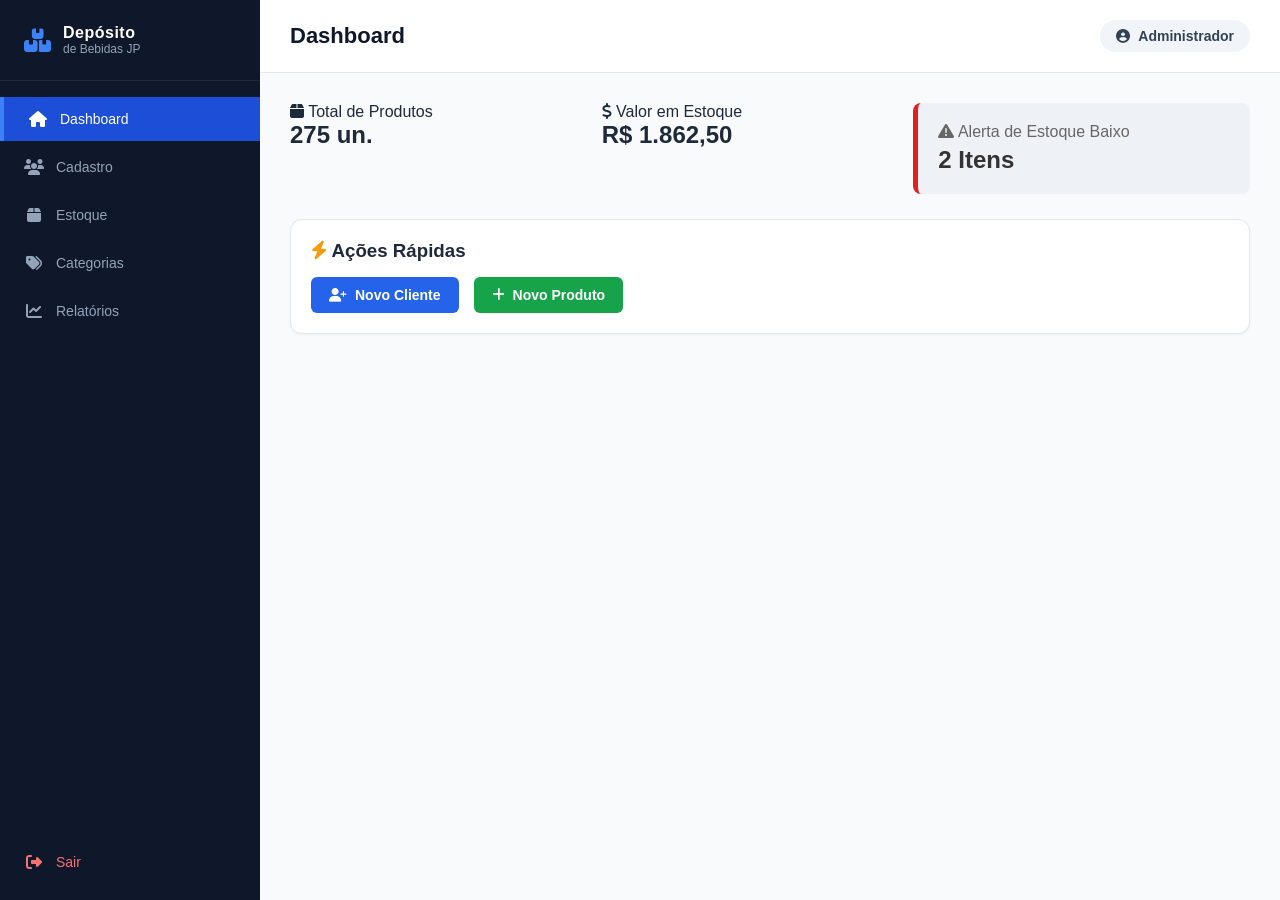
<file: index.html>
<!DOCTYPE html>
<html lang="pt-BR">
<head>
    <meta charset="UTF-8">
    <meta name="viewport" content="width=device-width, initial-scale=1.0">
    <title>Dashboard - Depósito de Bebidas JP</title>
    <link rel="stylesheet" href="style.css">
    <link rel="stylesheet" href="https://cdnjs.cloudflare.com/ajax/libs/font-awesome/6.4.0/css/all.min.css">
</head>
<body>
    <div class="dashboard-container active-view">
        <aside class="sidebar">
            <div class="brand">
                <i class="fa-solid fa-boxes-stacked brand-icon"></i>
                <div class="brand-text">
                    <h3>Depósito</h3>
                    <p>de Bebidas JP</p>
                </div>
            </div>
            <nav class="sidebar-menu">
                <a class="menu-item active" href="index.html"><i class="fa-solid fa-house"></i> Dashboard</a>
                <a class="menu-item" href="clientes.html"><i class="fa-solid fa-users"></i> Cadastro</a>
                <a class="menu-item" href="estoque.html"><i class="fa-solid fa-box"></i> Estoque</a>
                <a class="menu-item" href="categorias.html"><i class="fa-solid fa-tags"></i> Categorias</a>
                <a class="menu-item" href="relatorios.html"><i class="fa-solid fa-chart-line"></i> Relatórios</a>
                <a class="menu-item logout" onclick="handleLogout()"><i class="fa-solid fa-right-from-bracket"></i> Sair</a>
            </nav>
        </aside>

        <main class="main-content">
            <header class="main-header">
                <h1 id="page-title">Dashboard</h1>
                <div class="user-dropdown">
                    <i class="fa-solid fa-circle-user user-icon"></i>
                    <span>Administrador</span>
                </div>
            </header>

            <div id="view-dashboard" class="app-view active-view">
                <div class="summary-cards" style="margin-bottom: 25px; display: flex; gap: 20px;">
                    <div class="summary-card blue-card" style="flex: 1;">
                        <p><i class="fa-solid fa-box"></i> Total de Produtos</p>
                        <h2 id="dash-total-qtd">0 un.</h2>
                    </div>
                    <div class="summary-card green-card" style="flex: 1;">
                        <p><i class="fa-solid fa-dollar-sign"></i> Valor em Estoque</p>
                        <h2 id="dash-total-valor">R$ 0,00</h2>
                    </div>
                    <div class="summary-card" id="dash-alerta-card" style="flex: 1; background: #eef2f7; border-left: 5px solid #ff9800; padding: 20px; border-radius: 8px;">
                        <p style="color: #666; margin: 0;"><i class="fa-solid fa-triangle-exclamation"></i> Alerta de Estoque Baixo</p>
                        <h2 id="dash-total-alertas" style="margin: 5px 0 0 0; color: #333;">0 Itens</h2>
                    </div>
                </div>

                <div class="forms-card" style="padding: 20px;">
                    <h3><i class="fa-solid fa-bolt" style="color: #f39c12;"></i> Ações Rápidas</h3>
                    <div style="display: flex; gap: 15px; margin-top: 15px;">
                        <a href="clientes.html" class="btn btn-primary" style="text-decoration:none;"><i class="fa-solid fa-user-plus"></i> Novo Cliente</a>
                        <a href="clientes.html?aba=estoque" class="btn btn-success" style="text-decoration:none;"><i class="fa-solid fa-plus"></i> Novo Produto</a>
                    </div>
                </div>
            </div>
        </main>
    </div>
    <script src="script.js"></script>
</body>
</html>
</file>
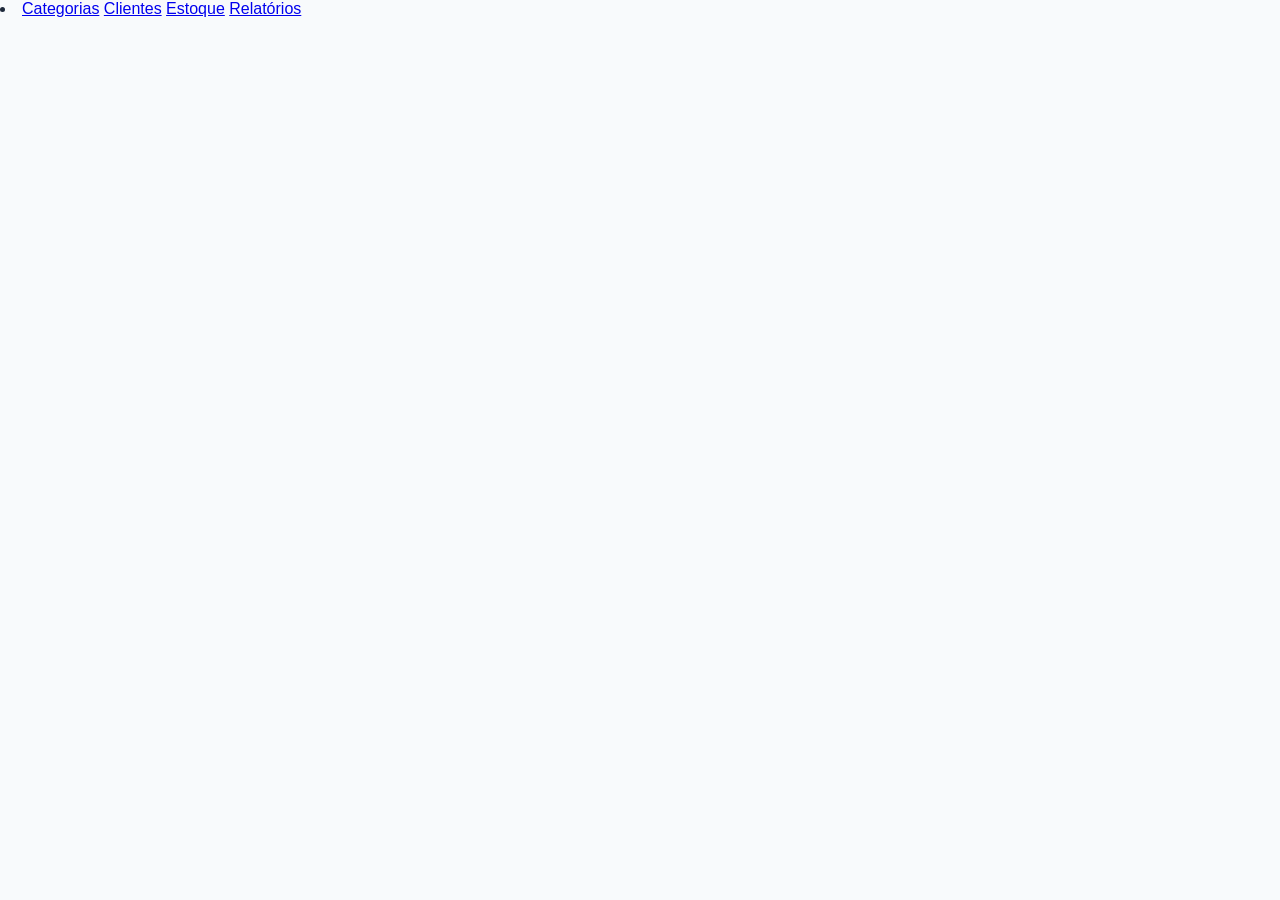
<file: bc.html>
<!DOCTYPE html>
<html lang="pt-br">
<head>
    <meta charset="UTF-8">
    <meta name="viewport" content="width=device-width, initial-scale=1.0">
    <title>Document</title>
    <link rel="stylesheet" href="style.css ">

</head>
<body>
    <li>
        <a href="categorias.html">Categorias</a>
        <a href="clientes.html">Clientes</a>
        <a href="estoque.html">Estoque</a>
        <a href="relatorios.html">Relatórios</a>
    </li>
</body>
</html>
<div>

</div>
</file>
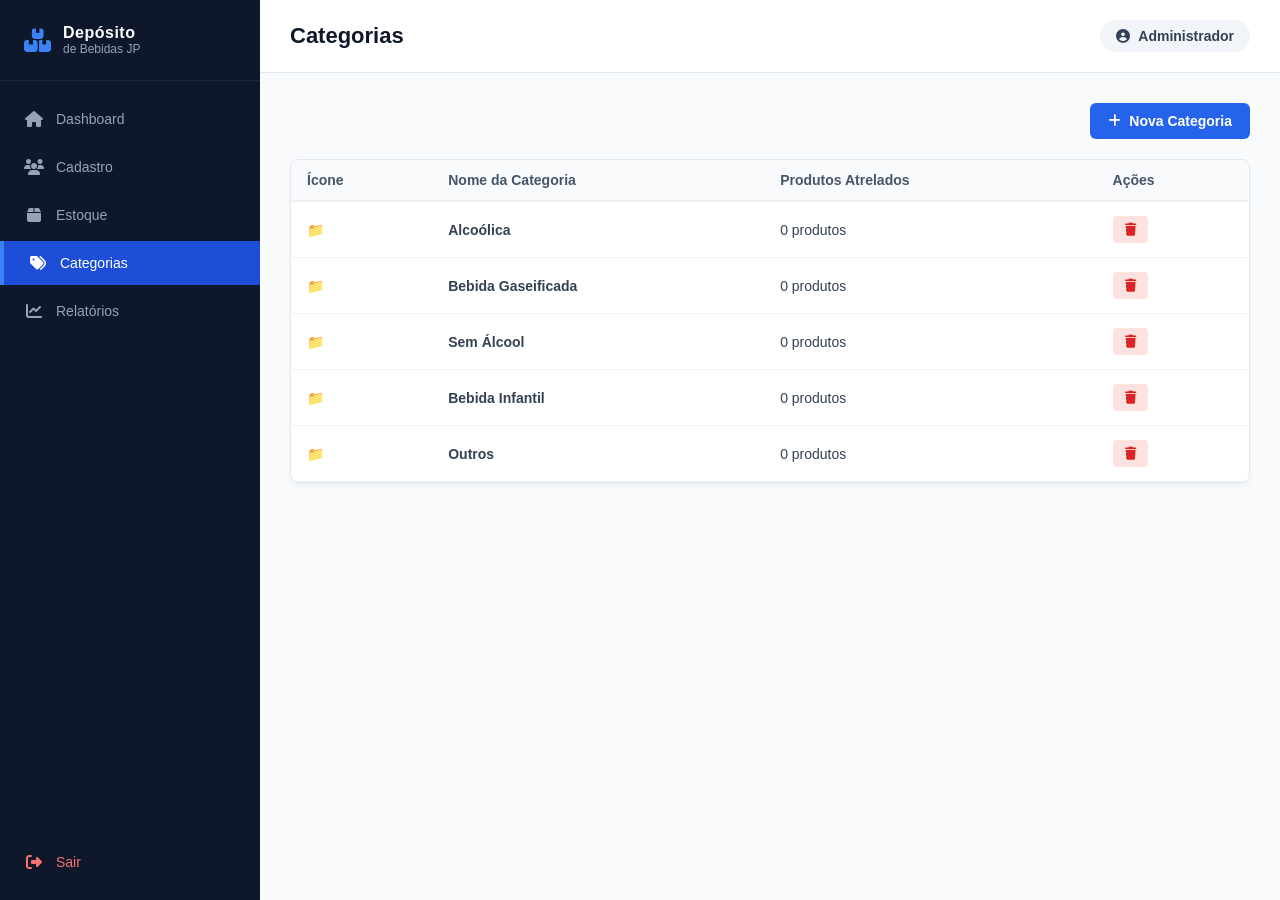
<file: categorias.html>
<!DOCTYPE html>
<html lang="pt-BR">
<head>
    <meta charset="UTF-8">
    <meta name="viewport" content="width=device-width, initial-scale=1.0">
    <title>Categorias - Depósito de Bebidas JP</title>
    <link rel="stylesheet" href="style.css">
    <link rel="stylesheet" href="https://cdnjs.cloudflare.com/ajax/libs/font-awesome/6.4.0/css/all.min.css">
</head>
<body>
    <div class="dashboard-container active-view">
        <aside class="sidebar">
            <div class="brand">
                <i class="fa-solid fa-boxes-stacked brand-icon"></i>
                <div class="brand-text">
                    <h3>Depósito</h3>
                    <p>de Bebidas JP </p>
                </div>
            </div>
            <nav class="sidebar-menu">
                <a class="menu-item" href="index.html"><i class="fa-solid fa-house"></i> Dashboard</a>
                <a class="menu-item" href="clientes.html"><i class="fa-solid fa-users"></i> Cadastro </a>
                <a class="menu-item" href="estoque.html"><i class="fa-solid fa-box"></i> Estoque </a>
                <a class="menu-item active" href="categorias.html"><i class="fa-solid fa-tags"></i> Categorias</a>
                <a class="menu-item" href="relatorios.html"><i class="fa-solid fa-chart-line"></i> Relatórios</a>
                <a class="menu-item logout" onclick="handleLogout()"><i class="fa-solid fa-right-from-bracket"></i> Sair</a>
            </nav>
        </aside>

        <main class="main-content">
            <header class="main-header">
                <h1 id="page-title">Categorias</h1>
                <div class="user-dropdown">
                    <i class="fa-solid fa-circle-user user-icon"></i>
                    <span>Administrador</span>
                </div>
            </header>

            <div id="view-categorias" class="app-view active-view">
                <div class="toolbar" style="margin-bottom: 20px; display:flex; justify-content: flex-end;">
                    <button class="btn btn-primary" onclick="adicionarCategoriaPrompt()">
                        <i class="fa-solid fa-plus"></i> Nova Categoria
                    </button>
                </div>

                <div class="table-container" style="background: #fff; border-radius: 8px; box-shadow: 0 4px 6px -1px rgba(0,0,0,0.05); overflow-x: auto; width: 100%;">
                    <table class="stock-table" style="width: 100%; border-collapse: collapse; text-align: left;">
                        <thead>
                            <tr style="background: #f8fafc; border-bottom: 2px solid #edf2f7;">
                                <th style="padding: 12px 16px; color: #475569; font-weight: 600;">Ícone</th>
                                <th style="padding: 12px 16px; color: #475569; font-weight: 600;">Nome da Categoria</th>
                                <th style="padding: 12px 16px; color: #475569; font-weight: 600;">Produtos Atrelados</th>
                                <th style="padding: 12px 16px; color: #475569; font-weight: 600;">Ações</th>
                            </tr>
                        </thead>
                        <tbody></tbody>
                    </table>
                </div>
            </div>
        </main>
    </div>
    <script src="script.js"></script>
</body>
</html>
</file>
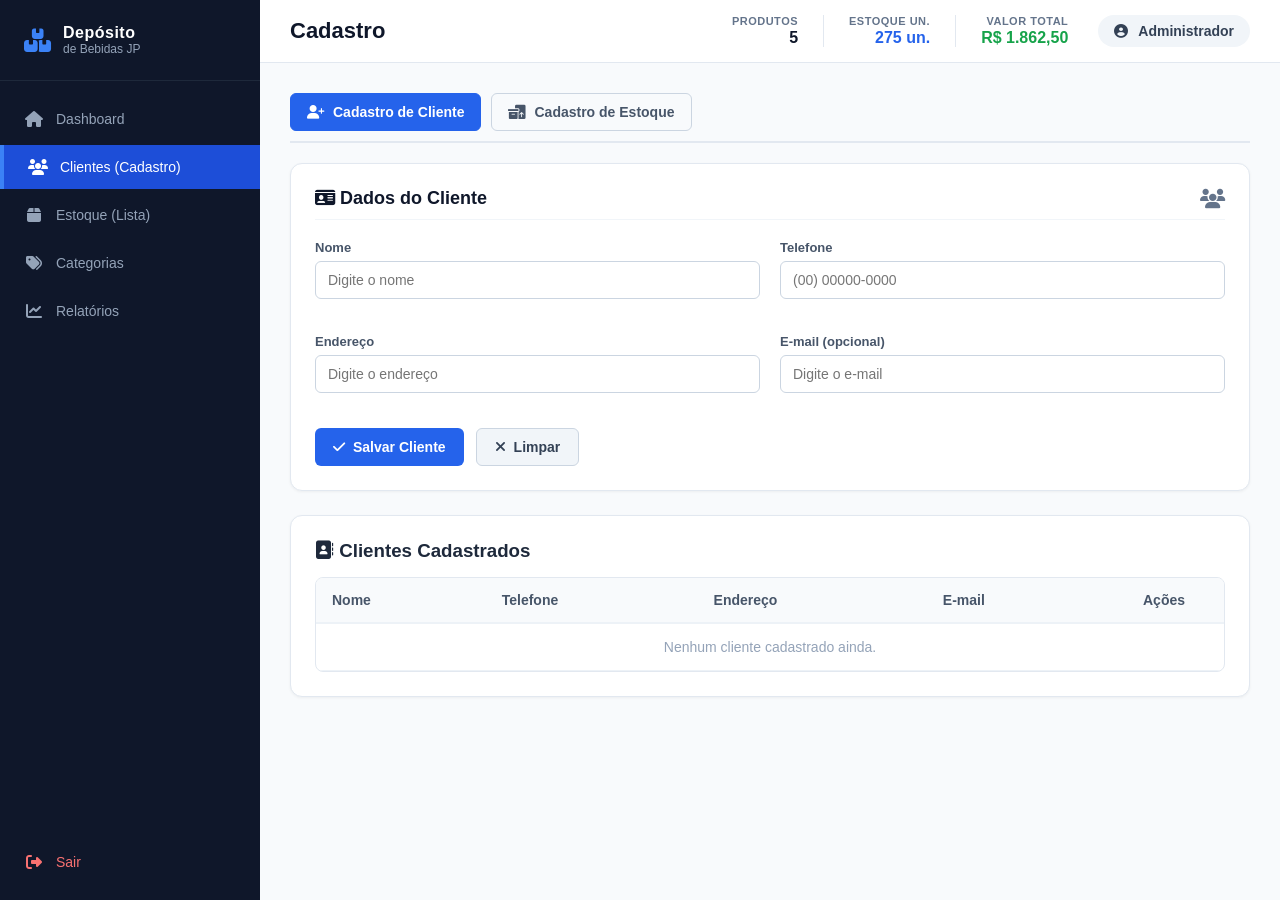
<file: clientes.html>
<!DOCTYPE html>
<html lang="pt-BR">
<head>
    <meta charset="UTF-8">
    <meta name="viewport" content="width=device-width, initial-scale=1.0">
    <title>Cadastro - Depósito de Bebidas JP</title>
    <link rel="stylesheet" href="style.css">
    <link rel="stylesheet" href="https://cdnjs.cloudflare.com/ajax/libs/font-awesome/6.4.0/css/all.min.css">
</head>
<body>
    <div class="dashboard-container active-view">
        <aside class="sidebar">
            <div class="brand">
                <i class="fa-solid fa-boxes-stacked brand-icon"></i>
                <div class="brand-text">
                    <h3>Depósito</h3>
                    <p>de Bebidas JP</p>
                </div>
            </div>
            <nav class="sidebar-menu">
                <a class="menu-item" href="index.html"><i class="fa-solid fa-house"></i> Dashboard</a>
                <a class="menu-item active" href="clientes.html"><i class="fa-solid fa-users"></i> Clientes (Cadastro)</a>
                <a class="menu-item" href="estoque.html"><i class="fa-solid fa-box"></i> Estoque (Lista)</a>
                <a class="menu-item" href="categorias.html"><i class="fa-solid fa-tags"></i> Categorias</a>
                <a class="menu-item" href="relatorios.html"><i class="fa-solid fa-chart-line"></i> Relatórios</a>
                <a class="menu-item logout" onclick="handleLogout()"><i class="fa-solid fa-right-from-bracket"></i> Sair</a>
            </nav>
        </aside>

        <main class="main-content">
            <!-- CABEÇALHO DA PÁGINA COM CONTADORES -->
            <header class="main-header" style="display: flex; justify-content: space-between; align-items: center; padding: 15px 30px; background: #fff; border-bottom: 1px solid #e2e8f0;">
                <h1 id="page-title" style="margin: 0;">Cadastro</h1>
                
                <div class="header-totals" style="display: flex; gap: 25px; align-items: center; margin-left: auto; margin-right: 30px;">
                    <div style="text-align: right;">
                        <span style="font-size: 11px; color: #64748b; font-weight: 700; text-transform: uppercase; display: block; letter-spacing: 0.5px;">Produtos</span>
                        <strong id="header-total-itens" style="color: #0f172a; font-size: 16px; font-weight: 700;">0</strong>
                    </div>
                    <div style="text-align: right; border-left: 1px solid #e2e8f0; padding-left: 25px;">
                        <span style="font-size: 11px; color: #64748b; font-weight: 700; text-transform: uppercase; display: block; letter-spacing: 0.5px;">Estoque un.</span>
                        <strong id="header-total-unidades" style="color: #2563eb; font-size: 16px; font-weight: 700;">0 un.</strong>
                    </div>
                    <div style="text-align: right; border-left: 1px solid #e2e8f0; padding-left: 25px;">
                        <span style="font-size: 11px; color: #64748b; font-weight: 700; text-transform: uppercase; display: block; letter-spacing: 0.5px;">Valor Total</span>
                        <strong id="header-total-financeiro" style="color: #16a34a; font-size: 16px; font-weight: 700;">R$ 0,00</strong>
                    </div>
                </div>

                <div class="user-dropdown" style="display: flex; align-items: center; gap: 10px;">
                    <i class="fa-solid fa-circle-user user-icon"></i>
                    <span>Administrador</span>
                </div>
            </header>

            <div id="view-cadastro" class="app-view active-view">
                <!-- NAVEGAÇÃO INTERNA ENTRE FORMULÁRIOS (ABAS) -->
                <div class="tab-navigation">
                    <button class="tab-btn active" id="tab-btn-cliente" onclick="switchFormTab('cliente')">
                        <i class="fa-solid fa-user-plus"></i> Cadastro de Cliente
                    </button>
                    <button class="tab-btn" id="tab-btn-estoque" onclick="switchFormTab('estoque')">
                        <i class="fa-solid fa-boxes-packing"></i> Cadastro de Estoque
                    </button>
                </div>

                <!-- SEÇÃO 1: CADASTRO E LISTAGEM DE CLIENTE -->
                <div class="form-section active" id="section-form-cliente">
                    <div class="forms-card">
                        <div class="section-header">
                            <h2><i class="fa-solid fa-id-card"></i> Dados do Cliente</h2>
                            <i class="fa-solid fa-users" style="color: #64748b; font-size: 20px;"></i>
                        </div>
                        <form onsubmit="handleFormAction(event, 'Cliente')">
                            <div class="form-grid">
                                <div class="input-box">
                                    <label>Nome</label>
                                    <input type="text" id="cliente-nome" placeholder="Digite o nome" required>
                                </div>
                                <div class="input-box">
                                    <label>Telefone</label>
                                    <input type="text" id="phone-field" placeholder="(00) 00000-0000" required>
                                </div>
                                <div class="input-box">
                                    <label>Endereço</label>
                                    <input type="text" id="cliente-endereco" placeholder="Digite o endereço" required>
                                </div>
                                <div class="input-box">
                                    <label>E-mail (opcional)</label>
                                    <input type="email" id="cliente-email" placeholder="Digite o e-mail">
                                </div>
                            </div>
                            <div class="form-actions">
                                <button type="submit" id="btn-salvar-cliente" class="btn btn-primary">
                                    <i class="fa-solid fa-check"></i> Salvar Cliente
                                </button>
                                <button type="reset" class="btn btn-secondary" onclick="cancelarEdicaoCliente()">
                                    <i class="fa-solid fa-xmark"></i> Limpar
                                </button>
                            </div>
                        </form>
                    </div>

                    <!-- TABELA DE CLIENTES CADASTRADOS -->
                    <div class="forms-card">
                        <h3><i class="fa-solid fa-address-book"></i> Clientes Cadastrados</h3>
                        <div class="table-container">
                            <table class="stock-table" id="tabela-clientes">
                                <thead>
                                    <tr>
                                        <th>Nome</th>
                                        <th>Telefone</th>
                                        <th>Endereço</th>
                                        <th>E-mail</th>
                                        <th style="text-align: center; width: 120px;">Ações</th>
                                    </tr>
                                </thead>
                                <tbody>
                                    <!-- Preenchido dinamicamente via script.js -->
                                </tbody>
                            </table>
                        </div>
                    </div>
                </div>

                <!-- SEÇÃO 2: CADASTRO DE PRODUTO NO ESTOQUE -->
                <div class="form-section" id="section-form-estoque">
                    <div class="forms-card">
                        <div class="section-header">
                            <h2><i class="fa-solid fa-box-archive"></i> Dados do Produto (Estoque)</h2>
                            <i class="fa-solid fa-cubes" style="color: #64748b; font-size: 20px;"></i>
                        </div>
                        <form onsubmit="handleFormAction(event, 'Produto')">
                            <div class="form-grid">
                                <div class="input-box">
                                    <label>Nome do produto</label>
                                    <input type="text" placeholder="Digite o nome do produto" required>
                                </div>
                                <div class="input-box">
                                    <label>Categoria</label>
                                    <select id="form-produto-categoria" required>
                                        <option value="" disabled selected>Selecione a categoria</option>
                                    </select>
                                </div>
                                <div class="input-box">
                                    <label>Marca</label>
                                    <input type="text" placeholder="Digite a marca" required>
                                </div>
                                <div class="input-box">
                                    <label>Preço unitário (R$)</label>
                                    <input type="number" step="0.01" placeholder="0,00" required>
                                </div>
                                <div class="input-box">
                                    <label>Quantidade atual</label>
                                    <input type="number" placeholder="0" required>
                                </div>
                                <div class="input-box">
                                    <label>Estoque mínimo</label>
                                    <input type="number" placeholder="0" required>
                                </div>
                            </div>
                            <div class="form-actions">
                                <button type="submit" class="btn btn-success">
                                    <i class="fa-solid fa-plus"></i> Salvar Produto
                                </button>
                                <button type="reset" class="btn btn-secondary">
                                    <i class="fa-solid fa-xmark"></i> Limpar
                                </button>
                            </div>
                        </form>
                    </div>
                </div>

            </div>
        </main>
    </div>
    <script src="script.js"></script>
</body>
</html>
</file>
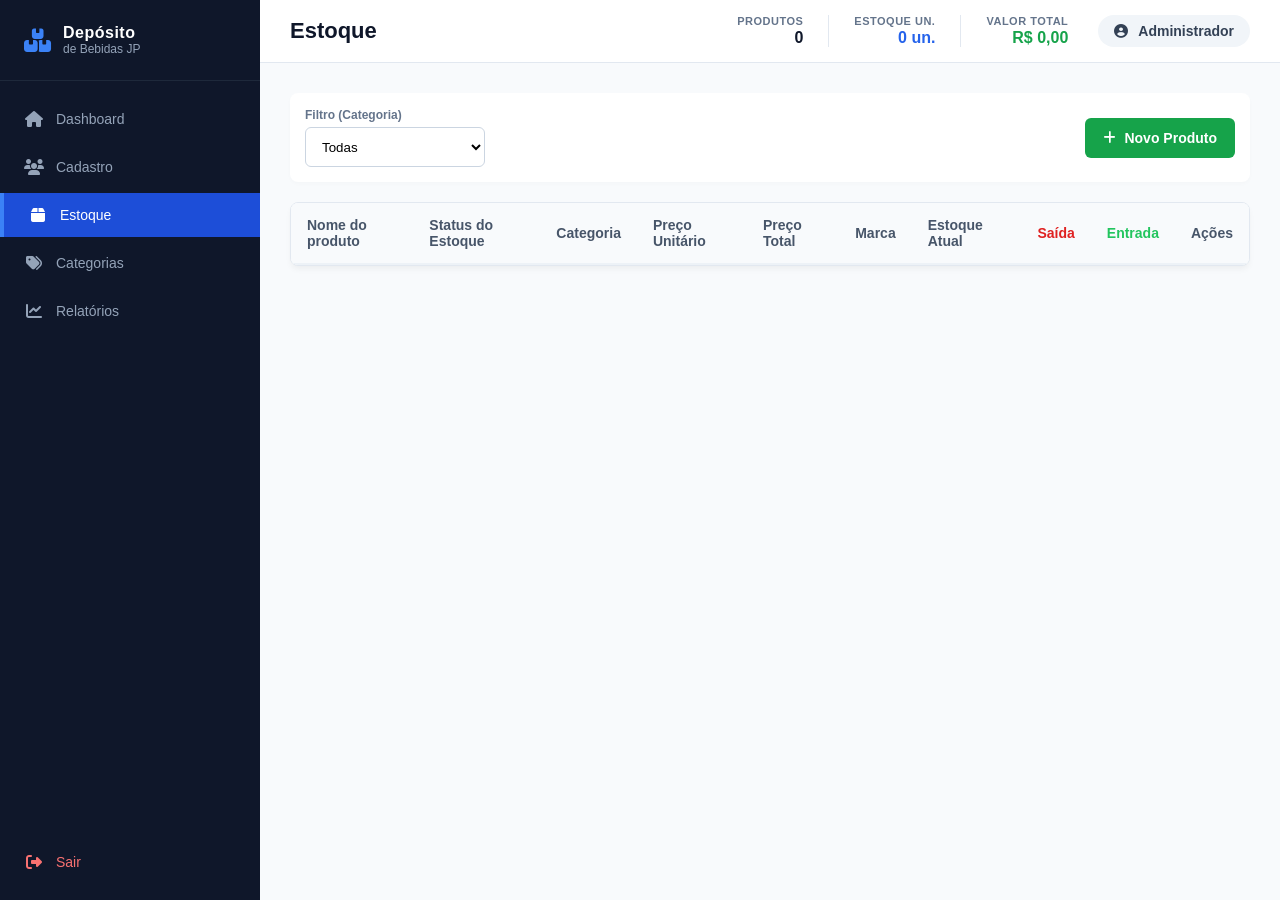
<file: estoque.html>
<!DOCTYPE html>
<html lang="pt-BR">
<head>
    <meta charset="UTF-8">
    <meta name="viewport" content="width=device-width, initial-scale=1.0">
    <title>Estoque - Depósito de Bebidas JP</title>
    <link rel="stylesheet" href="style.css">
    <link rel="stylesheet" href="https://cdnjs.cloudflare.com/ajax/libs/font-awesome/6.4.0/css/all.min.css">
</head>
<body>
    <div class="dashboard-container active-view">
        <aside class="sidebar">
            <div class="brand">
                <i class="fa-solid fa-boxes-stacked brand-icon"></i>
                <div class="brand-text">
                    <h3>Depósito</h3>
                    <p>de Bebidas JP</p>
                </div>
            </div>
            <nav class="sidebar-menu">
                <a class="menu-item" href="index.html"><i class="fa-solid fa-house"></i> Dashboard</a>
                <a class="menu-item" href="clientes.html"><i class="fa-solid fa-users"></i> Cadastro</a>
                <a class="menu-item active" href="estoque.html"><i class="fa-solid fa-box"></i> Estoque</a>
                <a class="menu-item" href="categorias.html"><i class="fa-solid fa-tags"></i> Categorias</a>
                <a class="menu-item" href="relatorios.html"><i class="fa-solid fa-chart-line"></i> Relatórios</a>
                <a class="menu-item logout" onclick="handleLogout()"><i class="fa-solid fa-right-from-bracket"></i> Sair</a>
            </nav>
        </aside>

        <main class="main-content">
            <!-- CABEÇALHO COM CONTADORES LADO A LADO COM O ADMINISTRADOR -->
            <header class="main-header" style="display: flex; justify-content: space-between; align-items: center; padding: 15px 30px; background: #fff; border-bottom: 1px solid #e2e8f0;">
                <h1 id="page-title" style="margin: 0;">Estoque</h1>
                
                <div class="header-totals" style="display: flex; gap: 25px; align-items: center; margin-left: auto; margin-right: 30px;">
                    <div style="text-align: right;">
                        <span style="font-size: 11px; color: #64748b; font-weight: 700; text-transform: uppercase; display: block; letter-spacing: 0.5px;">Produtos</span>
                        <strong id="header-total-itens" style="color: #0f172a; font-size: 16px; font-weight: 700;">0</strong>
                    </div>
                    <div style="text-align: right; border-left: 1px solid #e2e8f0; padding-left: 25px;">
                        <span style="font-size: 11px; color: #64748b; font-weight: 700; text-transform: uppercase; display: block; letter-spacing: 0.5px;">Estoque un.</span>
                        <strong id="header-total-unidades" style="color: #2563eb; font-size: 16px; font-weight: 700;">0 un.</strong>
                    </div>
                    <div style="text-align: right; border-left: 1px solid #e2e8f0; padding-left: 25px;">
                        <span style="font-size: 11px; color: #64748b; font-weight: 700; text-transform: uppercase; display: block; letter-spacing: 0.5px;">Valor Total</span>
                        <strong id="header-total-financeiro" style="color: #16a34a; font-size: 16px; font-weight: 700;">R$ 0,00</strong>
                    </div>
                </div>

                <div class="user-dropdown" style="display: flex; align-items: center; gap: 10px;">
                    <i class="fa-solid fa-circle-user user-icon"></i>
                    <span>Administrador</span>
                </div>
            </header>

            <div id="view-estoque-lista" class="app-view active-view">
                
                <!-- TOOLBAR LIMPA (APENAS FILTRO E INCLUSÃO) -->
                <div class="toolbar" style="display: flex; justify-content: space-between; align-items: center; gap: 20px; margin-bottom: 20px; background: #fff; padding: 15px; border-radius: 8px; box-shadow: 0 2px 4px rgba(0,0,0,0.02);">
                    <div class="filter-group" style="display: flex; flex-direction: column; gap: 5px;">
                        <label style="font-size: 12px; color: #64748b; font-weight: 600;">Filtro (Categoria)</label>
                        <select id="category-filter" style="padding: 8px 12px; border: 1px solid #cbd5e1; border-radius: 6px; background: #fff; min-width: 180px; height: 40px; font-weight: 500;">
                            <option value="Todas">Todas</option>
                        </select>
                    </div>

                    <a href="clientes.html?aba=estoque" class="btn btn-success" style="height: 40px; display: flex; align-items: center; gap: 8px; text-decoration: none; font-weight: 600;">
                        <i class="fa-solid fa-plus"></i> Novo Produto
                    </a>
                </div>

                <!-- TABELA ESTRUTURADA -->
                <div class="table-container" style="background: #fff; border-radius: 8px; box-shadow: 0 4px 6px -1px rgba(0,0,0,0.05); overflow-x: auto; margin-bottom: 25px; width: 100%;">
                    <table class="stock-table" style="width: 100%; border-collapse: collapse; text-align: left;">
                        <thead>
                            <tr style="background: #f8fafc; border-bottom: 2px solid #edf2f7;">
                                <th style="padding: 14px 16px; color: #475569; font-weight: 600;">Nome do produto</th>
                                <th style="padding: 14px 16px; color: #475569; font-weight: 600;">Status do Estoque</th>
                                <th style="padding: 14px 16px; color: #475569; font-weight: 600;">Categoria</th>
                                <th style="padding: 14px 16px; color: #475569; font-weight: 600;">Preço Unitário</th>
                                <th style="padding: 14px 16px; color: #475569; font-weight: 600;">Preço Total</th>
                                <th style="padding: 14px 16px; color: #475569; font-weight: 600;">Marca</th>
                                <th style="padding: 14px 16px; color: #475569; font-weight: 600;">Estoque Atual</th>
                                <th style="padding: 14px 16px; color: #df2121; font-weight: 600; text-align: center;">Saída</th>
                                <th style="padding: 14px 16px; color: #22c55e; font-weight: 600; text-align: center;">Entrada</th>
                                <th style="padding: 14px 16px; color: #475569; font-weight: 600; text-align: center;">Ações</th>
                            </tr>
                        </thead>
                        <tbody>
                            <!-- Preenchido dinamicamente -->
                        </tbody>
                    </table>
                </div>

            </div>
        </main>
    </div>
    <script src="script.js"></script>
</body>
</html>
</file>
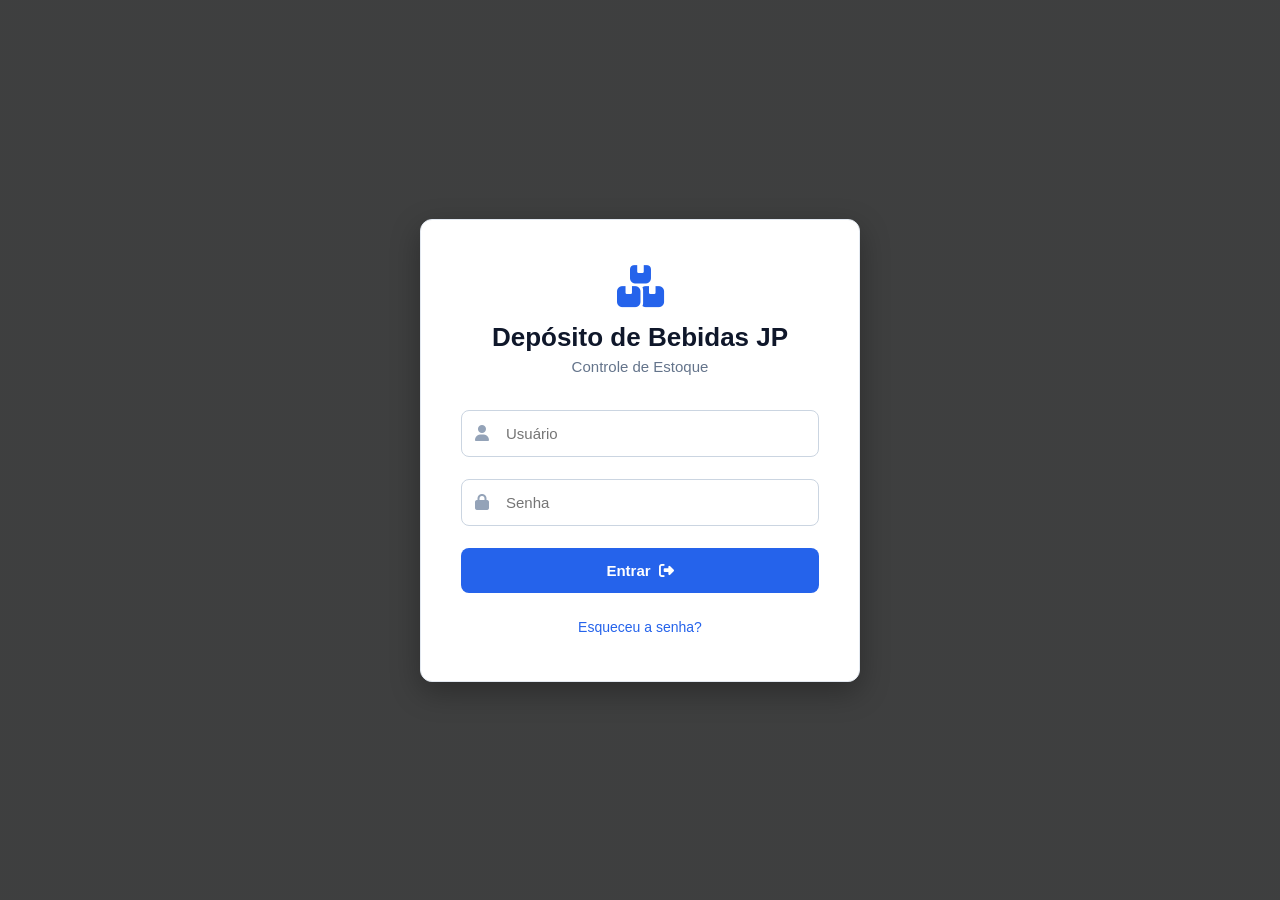
<file: login.html>
<!DOCTYPE html>
<html lang="pt-BR">
<head>
    <meta charset="UTF-8">
    <meta name="viewport" content="width=device-width, initial-scale=1.0">
    <title>Login - Depósito de Bebidas JP</title>
    <link rel="stylesheet" href="style.css">
    <link rel="stylesheet" href="https://cdnjs.cloudflare.com/ajax/libs/font-awesome/6.4.0/css/all.min.css">
</head>
<body class="login-page-body">
    <div class="login-card">
        <div class="login-header">
            <i class="fa-solid fa-boxes-stacked login-logo"></i>
            <h2>Depósito de Bebidas JP</h2>
            <p>Controle de Estoque</p>
        </div>

        <form onsubmit="handleLogin(event)">
            <div class="login-field-group">
                <i class="fa-solid fa-user login-icon"></i>
                <input type="text" id="usuario" placeholder="Usuário" required>
            </div>
            
            <div class="login-field-group">
                <i class="fa-solid fa-lock login-icon"></i>
                <input type="password" id="senha" placeholder="Senha" required>
            </div>

            <button type="submit" class="login-submit-btn">
                Entrar <i class="fa-solid fa-right-from-bracket"></i>
            </button>
        </form>

        <div class="login-card-footer">
            <a href="#">Esqueceu a senha?</a>
        </div>
    </div>
    <script src="script.js"></script>
</body>
</html>
</file>
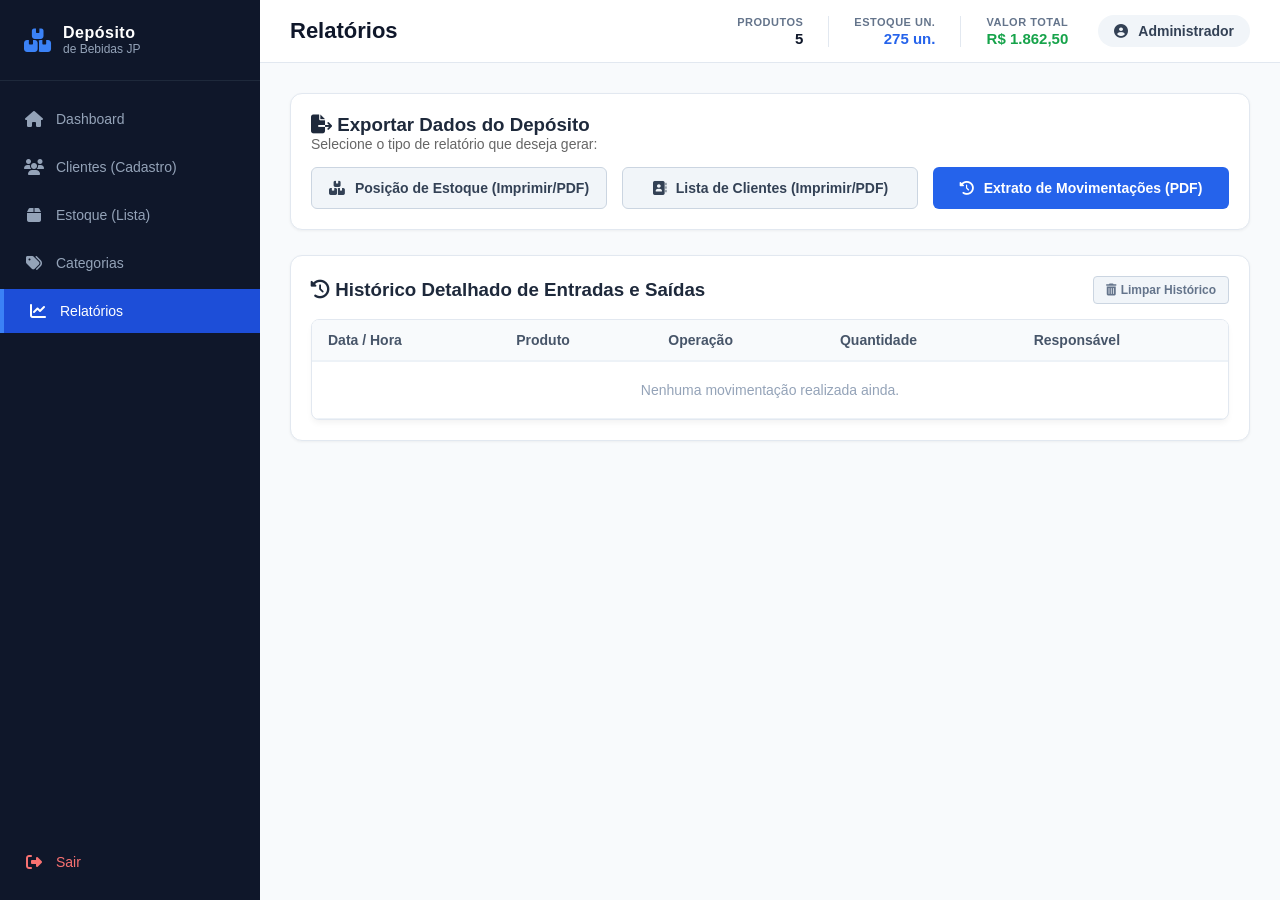
<file: relatorios.html>
<!DOCTYPE html>
<html lang="pt-BR">
<head>
    <meta charset="UTF-8">
    <meta name="viewport" content="width=device-width, initial-scale=1.0">
    <title>Relatórios - Depósito de Bebidas JP</title>
    <link rel="stylesheet" href="style.css">
    <link rel="stylesheet" href="https://cdnjs.cloudflare.com/ajax/libs/font-awesome/6.4.0/css/all.min.css">
</head>
<body>
    <div class="dashboard-container active-view">
        <aside class="sidebar">
            <div class="brand">
                <i class="fa-solid fa-boxes-stacked brand-icon"></i>
                <div class="brand-text">
                    <h3>Depósito</h3>
                    <p>de Bebidas JP</p>
                </div>
            </div>
            <nav class="sidebar-menu">
                <a class="menu-item" href="index.html"><i class="fa-solid fa-house"></i> Dashboard</a>
                <a class="menu-item" href="clientes.html"><i class="fa-solid fa-users"></i> Clientes (Cadastro)</a>
                <a class="menu-item" href="estoque.html"><i class="fa-solid fa-box"></i> Estoque (Lista)</a>
                <a class="menu-item" href="categorias.html"><i class="fa-solid fa-tags"></i> Categorias</a>
                <a class="menu-item active" href="relatorios.html"><i class="fa-solid fa-chart-line"></i> Relatórios</a>
                <a class="menu-item logout" onclick="handleLogout()"><i class="fa-solid fa-right-from-bracket"></i> Sair</a>
            </nav>
        </aside>

        <main class="main-content">
            <header class="main-header" style="display: flex; justify-content: space-between; align-items: center; padding: 15px 30px; background: #fff; border-bottom: 1px solid #e2e8f0;">
                <h1 id="page-title" style="margin: 0;">Relatórios</h1>
                
                <div class="header-totals" style="display: flex; gap: 25px; align-items: center; margin-left: auto; margin-right: 30px;">
                    <div style="text-align: right;">
                        <span style="font-size: 11px; color: #64748b; font-weight: 600; text-transform: uppercase; display: block;">Produtos</span>
                        <strong id="header-total-itens" style="color: #0f172a; font-size: 15px;">0</strong>
                    </div>
                    <div style="text-align: right; border-left: 1px solid #e2e8f0; padding-left: 25px;">
                        <span style="font-size: 11px; color: #64748b; font-weight: 600; text-transform: uppercase; display: block;">Estoque un.</span>
                        <strong id="header-total-unidades" style="color: #2563eb; font-size: 15px;">0 un.</strong>
                    </div>
                    <div style="text-align: right; border-left: 1px solid #e2e8f0; padding-left: 25px;">
                        <span style="font-size: 11px; color: #64748b; font-weight: 600; text-transform: uppercase; display: block;">Valor Total</span>
                        <strong id="header-total-financeiro" style="color: #16a34a; font-size: 15px;">R$ 0,00</strong>
                    </div>
                </div>

                <div class="user-dropdown" style="display: flex; align-items: center; gap: 10px;">
                    <i class="fa-solid fa-circle-user user-icon"></i>
                    <span>Administrador</span>
                </div>
            </header>

            <div id="view-relatorios" class="app-view active-view">
                <div class="forms-card" style="padding: 20px; margin-bottom: 25px;">
                    <h3><i class="fa-solid fa-file-export"></i> Exportar Dados do Depósito</h3>
                    <p style="color: #666; font-size: 14px; margin-bottom: 15px;">Selecione o tipo de relatório que deseja gerar:</p>
                    
                    <div style="display: grid; grid-template-columns: repeat(auto-fit, minmax(250px, 1fr)); gap: 15px;">
                        <button class="btn btn-secondary" onclick="gerarRelatorioEstoque()" style="padding: 12px; font-weight: 600; display: flex; align-items: center; justify-content: center; gap: 10px; cursor: pointer;">
                            <i class="fa-solid fa-boxes-stacked"></i> Posição de Estoque (Imprimir/PDF)
                        </button>
                        <button class="btn btn-secondary" onclick="gerarRelatorioClientes()" style="padding: 12px; font-weight: 600; display: flex; align-items: center; justify-content: center; gap: 10px; cursor: pointer;">
                            <i class="fa-solid fa-address-book"></i> Lista de Clientes (Imprimir/PDF)
                        </button>
                        <button class="btn btn-primary" onclick="gerarRelatorioHistorico()" style="padding: 12px; font-weight: 600; display: flex; align-items: center; justify-content: center; gap: 10px; cursor: pointer; background: #2563eb; color: #fff; border: none; border-radius: 6px;">
                            <i class="fa-solid fa-clock-rotate-left"></i> Extrato de Movimentações (PDF)
                        </button>
                    </div>
                </div>

                <div class="forms-card" style="padding: 20px;">
                    <div style="display: flex; justify-content: space-between; align-items: center; margin-bottom: 15px;">
                        <h3><i class="fa-solid fa-clock-rotate-left"></i> Histórico Detalhado de Entradas e Saídas</h3>
                        <button class="btn-action" onclick="if(confirm('Limpar histórico permanente?')){historico=[]; salvarDados(); renderizarHistorico();}" style="background: #f1f5f9; color: #64748b; padding: 6px 12px; border-radius: 4px; font-weight: 600; font-size: 12px; cursor: pointer; border: 1px solid #cbd5e1;">
                            <i class="fa-solid fa-trash-can"></i> Limpar Histórico
                        </button>
                    </div>
                    
                    <div class="table-container" style="background: #fff; border-radius: 8px; box-shadow: 0 4px 6px -1px rgba(0,0,0,0.05); overflow-x: auto; width: 100%;">
                        <table class="stock-table" id="tabela-historico" style="width: 100%; border-collapse: collapse; text-align: left;">
                            <thead>
                                <tr style="background: #f8fafc; border-bottom: 2px solid #edf2f7;">
                                    <th style="padding: 12px 16px; color: #475569; font-weight: 600;">Data / Hora</th>
                                    <th style="padding: 12px 16px; color: #475569; font-weight: 600;">Produto</th>
                                    <th style="padding: 12px 16px; color: #475569; font-weight: 600;">Operação</th>
                                    <th style="padding: 12px 16px; color: #475569; font-weight: 600;">Quantidade</th>
                                    <th style="padding: 12px 16px; color: #475569; font-weight: 600;">Responsável</th>
                                </tr>
                            </thead>
                            <tbody>
                                </tbody>
                        </table>
                    </div>
                </div>

            </div>
        </main>
    </div>
    <script src="script.js"></script>
</body>
</html>
</file>
<file: style.css>
/* 
   1. CONFIGURAÇÕES GLOBAIS E PALETA DE CORES (RESET)
   */
* {
    margin: 0;
    padding: 0;
    box-sizing: border-box;
    font-family: 'Segoe UI', Tahoma, Geneva, Verdana, sans-serif;
}

body {
    background-color: #f8fafc;
    color: #1e293b;
    overflow-x: hidden;
}

.dashboard-container {
    display: flex;
    min-height: 100vh;
    width: 100vw;
}

/* 
   2. ESTILIZAÇÃO DO MENU LATERAL (SIDEBAR)
   */
.sidebar {
    width: 260px;
    background-color: #0f172a;
    color: #fff;
    display: flex;
    flex-direction: column;
    flex-shrink: 0;
    transition: all 0.3s ease;
}

.brand {
    padding: 24px;
    display: flex;
    align-items: center;
    gap: 12px;
    border-bottom: 1px solid #1e293b;
}

.brand-icon {
    font-size: 24px;
    color: #3b82f6;
}

.brand-text h3 {
    font-size: 16px;
    font-weight: 700;
    letter-spacing: 0.5px;
}

.brand-text p {
    font-size: 12px;
    color: #94a3b8;
}

.sidebar-menu {
    display: flex;
    flex-direction: column;
    padding: 16px 0;
    gap: 4px;
    flex: 1;
}

.menu-item {
    display: flex;
    align-items: center;
    gap: 12px;
    padding: 14px 24px;
    color: #94a3b8;
    text-decoration: none;
    font-size: 14px;
    font-weight: 500;
    transition: all 0.2s ease;
    cursor: pointer;
}

.menu-item i {
    font-size: 16px;
    width: 20px;
    text-align: center;
}

.menu-item:hover {
    background-color: #1e293b;
    color: #fff;
}

.menu-item.active {
    background-color: #1d4ed8;
    color: #fff;
    border-left: 4px solid #3b82f6;
}

.menu-item.logout {
    margin-top: auto;
    color: #f87171;
}

.menu-item.logout:hover {
    background-color: #7f1d1d;
    color: #fff;
}

/*
   3. ÁREA DE CONTEÚDO PRINCIPAL (MAIN CONTENT)
   */
.main-content {
    flex: 1;
    display: flex;
    flex-direction: column;
    min-width: 0;
}

.main-header {
    display: flex;
    justify-content: space-between;
    align-items: center;
    padding: 20px 30px;
    background-color: #fff;
    border-bottom: 1px solid #e2e8f0;
}

.main-header h1 {
    font-size: 22px;
    font-weight: 700;
    color: #0f172a;
}

.header-totals {
    display: flex;
    gap: 24px;
    align-items: center;
}

.header-totals span {
    font-size: 11px;
    color: #64748b;
    font-weight: 700;
    text-transform: uppercase;
    letter-spacing: 0.5px;
}

.header-totals strong {
    font-size: 16px;
    font-weight: 700;
    display: block;
    margin-top: 2px;
}

.user-dropdown {
    display: flex;
    align-items: center;
    gap: 8px;
    padding: 8px 16px;
    background-color: #f1f5f9;
    border-radius: 9999px;
    font-size: 14px;
    font-weight: 600;
    color: #334155;
}

.app-view {
    padding: 30px;
    flex: 1;
}

.forms-card {
    background-color: #fff;
    padding: 24px;
    border-radius: 12px;
    box-shadow: 0 1px 3px rgba(0,0,0,0.05);
    border: 1px solid #e2e8f0;
    margin-bottom: 24px;
}

/*
   4. COMPONENTES VISUAIS (BOTÕES, TABELAS, BADGES)
   */
.btn {
    display: inline-flex;
    align-items: center;
    justify-content: center;
    gap: 8px;
    padding: 10px 18px;
    font-size: 14px;
    font-weight: 600;
    border-radius: 6px;
    border: none;
    cursor: pointer;
    transition: background 0.2s ease;
}

.btn-primary { background-color: #2563eb; color: #fff; }
.btn-primary:hover { background-color: #1d4ed8; }

.btn-secondary { background-color: #f1f5f9; color: #334155; border: 1px solid #cbd5e1; }
.btn-secondary:hover { background-color: #e2e8f0; }

.btn-success { background-color: #16a34a; color: #fff; }
.btn-success:hover { background-color: #15803d; }

.btn-action {
    border: none;
    padding: 6px 12px;
    font-size: 13px;
    font-weight: 600;
    border-radius: 4px;
    cursor: pointer;
}
.btn-delete { background-color: #fee2e2; color: #dc2626; }

/* Tabelas */
.table-container {
    background-color: #fff;
    border-radius: 8px;
    border: 1px solid #e2e8f0;
    overflow-x: auto;
    width: 100%;
    margin-top: 15px;
}

.stock-table {
    width: 100%;
    border-collapse: collapse;
    text-align: left;
    font-size: 14px;
}

.stock-table th {
    background-color: #f8fafc;
    padding: 14px 16px;
    color: #475569;
    font-weight: 600;
    border-bottom: 2px solid #edf2f7;
}

.stock-table td {
    padding: 14px 16px;
    border-bottom: 1px solid #edf2f7;
    color: #334155;
}

.status-badge {
    display: inline-flex;
    padding: 4px 8px;
    font-size: 12px;
    font-weight: 600;
    border-radius: 4px;
}
.status-in-stock { background-color: #dcfce7; color: #16a34a; }
.status-low { background-color: #fef3c7; color: #d97706; }
.status-critical { background-color: #fee2e2; color: #dc2626; }

.text-qty-green { color: #16a34a; font-weight: 600; }
.text-qty-orange { color: #d97706; font-weight: 600; }
.text-qty-red { color: #dc2626; font-weight: 600; }

.product-cell { display: flex; align-items: center; gap: 8px; font-weight: 600; }

/* 
   5. NAVEGAÇÃO POR ABAS (TABS NO CADASTRO)
  */
.tab-navigation {
    display: flex;
    gap: 10px;
    margin-bottom: 20px;
    border-bottom: 2px solid #e2e8f0;
    padding-bottom: 10px;
}

.tab-btn {
    display: inline-flex;
    align-items: center;
    gap: 8px;
    padding: 10px 16px;
    border: 1px solid #cbd5e1;
    background: #f8fafc;
    color: #475569;
    font-size: 14px;
    font-weight: 600;
    border-radius: 6px;
    cursor: pointer;
    transition: all 0.2s ease;
}

.tab-btn:hover { background: #f1f5f9; color: #1e293b; }
.tab-btn.active { background: #2563eb; color: #fff; border-color: #2563eb; }

.form-section { display: none; }
.form-section.active { display: block !important; }

.section-header {
    display: flex;
    justify-content: space-between;
    align-items: center;
    margin-bottom: 20px;
    border-bottom: 1px solid #f1f5f9;
    padding-bottom: 10px;
}

.section-header h2 { font-size: 18px; color: #0f172a; }

/* 
   6. FORMULÁRIOS E GRIDS DE INPUT (INTERNOS)
    */
.form-grid {
    display: grid;
    grid-template-columns: repeat(2, 1fr);
    gap: 20px;
    margin-bottom: 20px;
}

.input-box {
    display: flex;
    flex-direction: column;
    gap: 6px;
    margin-bottom: 15px;
}

.input-box.half-width {
    display: inline-flex;
    width: 48%;
    margin-right: 1.5%;
    vertical-align: top;
}

.input-box label {
    font-size: 13px;
    font-weight: 600;
    color: #475569;
}

.input-box input, .input-box select {
    width: 100%;
    padding: 10px 12px;
    border: 1px solid #cbd5e1;
    border-radius: 6px;
    font-size: 14px;
    background-color: #fff;
    outline: none;
}

.input-box input:focus, .input-box select:focus {
    border-color: #2563eb;
    box-shadow: 0 0 0 3px rgba(37, 99, 235, 0.1);
}

.form-actions { display: flex; gap: 12px; margin-top: 15px; clear: both; }

/* 
   7. 🔒 TELA DE LOGIN ATUALIZADA (FOTO DE FUNDO COMPLETA)
    */

.login-page-body {
    display: flex;
    justify-content: center;
    align-items: center;
    min-height: 100vh;
    /* Imagem alternativa garantida com tonalidade escura embutida */
    background-image: linear-gradient(rgba(0, 0, 0, 0.75), rgba(0, 0, 0, 0.75)), url('https://images.unsplash.com/photo-1513558161293-cdaf765ed2fd?q=80&w=1200');
    background-size: cover;
    background-position: center;
    background-repeat: no-repeat;
    background-attachment: fixed;
}

.login-card {
    background-color: #ffffff;
    padding: 45px 40px;
    border-radius: 12px;
    box-shadow: 0 10px 30px rgba(0, 0, 0, 0.3);
    border: 1px solid #e2e8f0;
    width: 100%;
    max-width: 440px;
    text-align: center;
    position: relative;
    z-index: 2;
}
.login-header {
    margin-bottom: 35px;
}

.login-logo {
    font-size: 42px;
    color: #2563eb;
    margin-bottom: 15px;
    display: inline-block;
}

.login-header h2 {
    font-size: 26px;
    font-weight: 700;
    color: #0f172a;
}

.login-header p {
    font-size: 15px;
    color: #64748b;
    margin-top: 5px;
}

.login-field-group {
    position: relative;
    margin-bottom: 22px;
    width: 100%;
}

.login-icon {
    position: absolute;
    left: 14px;
    top: 50%;
    transform: translateY(-50%);
    color: #94a3b8;
    font-size: 16px;
    pointer-events: none;
}

.login-field-group input {
    width: 100%;
    padding: 14px 14px 14px 44px;
    border: 1px solid #cbd5e1;
    border-radius: 8px;
    font-size: 15px;
    outline: none;
    background-color: #fff;
    transition: all 0.2s;
}

.login-field-group input:focus {
    border-color: #2563eb;
    box-shadow: 0 0 0 3px rgba(37, 99, 235, 0.1);
}

.login-submit-btn {
    width: 100%;
    padding: 14px;
    background-color: #2563eb;
    color: white;
    border: none;
    border-radius: 8px;
    font-size: 15px;
    font-weight: 600;
    cursor: pointer;
    display: flex;
    align-items: center;
    justify-content: center;
    gap: 8px;
    transition: background 0.2s;
    margin-top: 10px;
}

.login-submit-btn:hover {
    background-color: #1d4ed8;
}

.login-card-footer {
    margin-top: 25px;
}

.login-card-footer a {
    color: #2563eb;
    font-size: 14px;
    text-decoration: none;
    font-weight: 500;
}

.login-card-footer a:hover {
    text-decoration: underline;
}

/*
   8. MEDIA QUERIES (RESPONSIVIDADE INTELIGENTE)
  */
@media (max-width: 1024px) {
    .dashboard-container { flex-direction: column; }
    .sidebar { width: 100%; }
    .brand { padding: 16px; justify-content: center; }
    .sidebar-menu { flex-direction: row; overflow-x: auto; }
    .menu-item { padding: 14px 16px; border-left: none !important; border-bottom: 3px solid transparent; }
    .menu-item.active { border-bottom: 3px solid #3b82f6; background-color: #1e293b; }
    .menu-item.logout { margin-left: auto; }
    .main-header { flex-direction: column; gap: 16px; align-items: flex-start; padding: 20px; }
    .header-totals { width: 100%; justify-content: space-between; background: #f8fafc; padding: 12px; border-radius: 8px; border: 1px solid #e2e8f0; }
    .user-dropdown { align-self: flex-end; }
    .form-grid { grid-template-columns: 1fr; }
    .input-box.half-width { width: 100%; margin-right: 0; }
}

@media (max-width: 640px) {
    .form-actions { flex-direction: column; }
    .form-actions .btn { width: 100%; }
    .toolbar { flex-direction: column; align-items: stretch !important; gap: 12px; }
    .login-card { padding: 30px 20px; width: 90%; }
}
</file>
